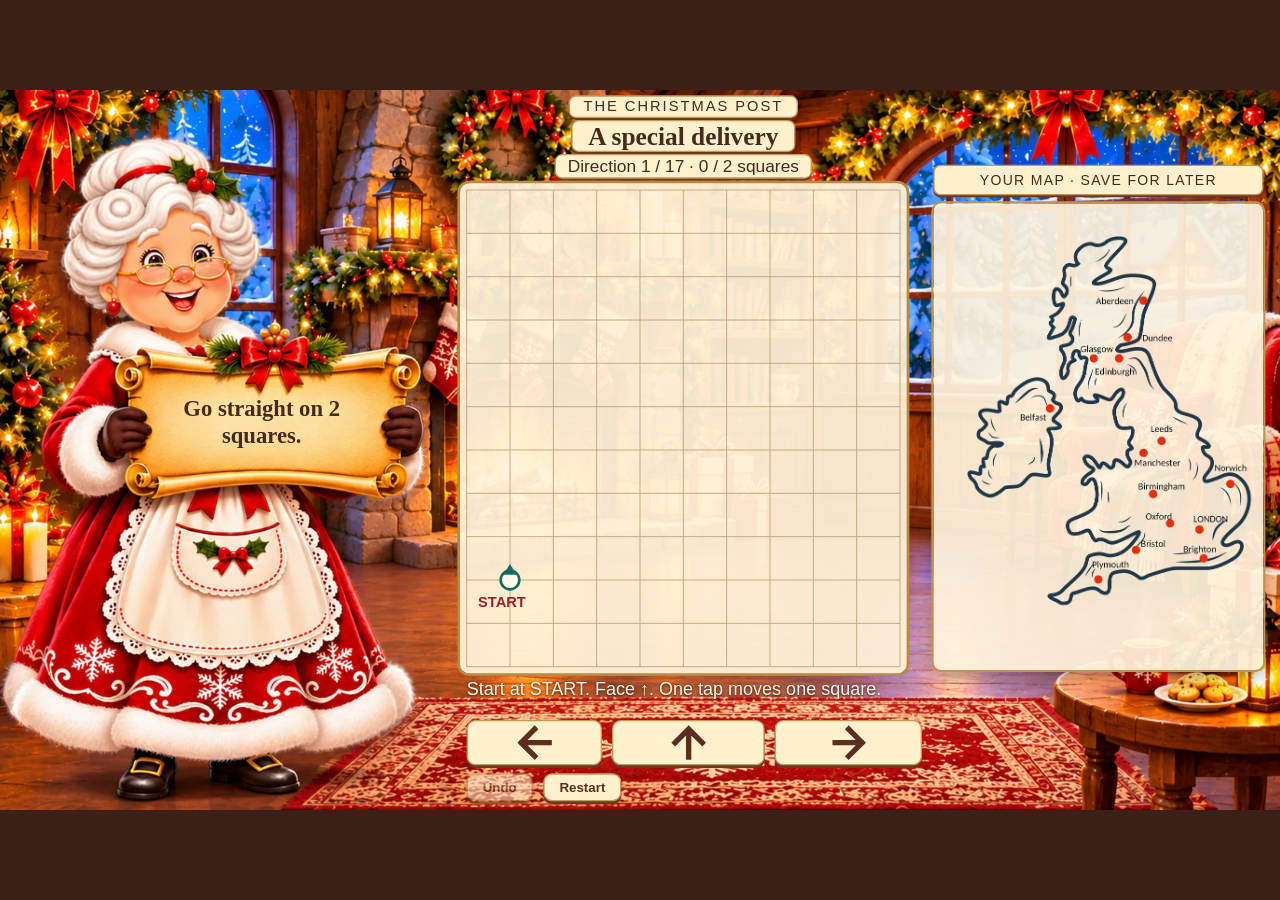
<file: index.html>
<!doctype html><html lang="en"><head><meta charset="utf-8"><meta name="viewport" content="width=device-width,initial-scale=1"><title>Christmas Map · Mrs Claus’s directions</title><link rel="stylesheet" href="style.css"><link rel="preload" as="image" href="assets/room.webp"></head><body><main id="stage" aria-label="Christmas directions quest">
<div id="scroll"><p id="instruction" aria-live="polite"></p></div><header><span>THE CHRISTMAS POST</span><h1>A special delivery</h1><p id="progress"></p></header>
<svg id="board" viewBox="0 0 1920 1080" aria-label="Route drawing grid"><rect x="688" y="138" width="674" height="739" rx="16" fill="#fff3d9" fill-opacity=".94" stroke="#b68a45" stroke-width="4"/><g id="gridlines" stroke="#bca680" stroke-width="1.4"/><polyline id="route" fill="none" stroke="#176b66" stroke-width="9" stroke-linecap="round" stroke-linejoin="round"/><circle cx="765" cy="735" r="10" fill="#b42436"/><text x="717" y="776" fill="#a01d2d" font-size="22" font-weight="bold">START</text><g id="cursor"><circle r="14" fill="#fff9e9" stroke="#176b66" stroke-width="4"/><path d="M0 -24 L-10 -8 L10 -8Z" fill="#176b66"/></g></svg>
<p id="park-label">YOUR MAP · SAVE FOR LATER</p><img id="map" src="assets/map.png" alt="UK reference map with fourteen labelled city dots" draggable="false"><button id="snap" hidden>Place map on grid ↙</button>
<p id="helper"></p><nav id="actions" aria-label="Direction controls"><button data-action="L" aria-label="Turn left"><svg viewBox="0 0 80 80" aria-hidden="true" focusable="false"><path d="M40 12 12 40 40 68 M14 40H70"/></svg></button><button data-action="F" aria-label="Go straight"><svg viewBox="0 0 80 80" aria-hidden="true" focusable="false"><path d="M12 40 40 12 68 40 M40 14V70"/></svg></button><button data-action="R" aria-label="Turn right"><svg viewBox="0 0 80 80" aria-hidden="true" focusable="false"><path d="M40 12 68 40 40 68 M12 40H66"/></svg></button></nav><form id="answer" hidden><label for="city">Which city?</label><input id="city" autocomplete="off" spellcheck="false" maxlength="45"><button id="check">Check</button></form><button id="continue" hidden>Continue →</button><p id="feedback" role="status"></p><footer><button id="undo">Undo</button><button id="restart">Restart</button></footer><p id="well-done" class="plaque" role="status" hidden>Well done!</p><button id="zoom" hidden>Zoom map ⤢</button><div id="confetti" aria-hidden="true"></div></main><dialog id="map-detail"><button id="close-detail">Close ×</button><p>Look at the end of the line. Scroll to explore the map.</p><div class="detail-view"><div class="detail-map"><svg viewBox="0 0 1414 2000" aria-label="Your completed route"><polyline id="zoom-route" fill="none" stroke="#176b66" stroke-width="15" stroke-linecap="round" stroke-linejoin="round"/></svg><img src="assets/map.png" alt="Enlarged reference map"></div></div></dialog><script src="config.js"></script><script src="game.js"></script></body></html>
</file>
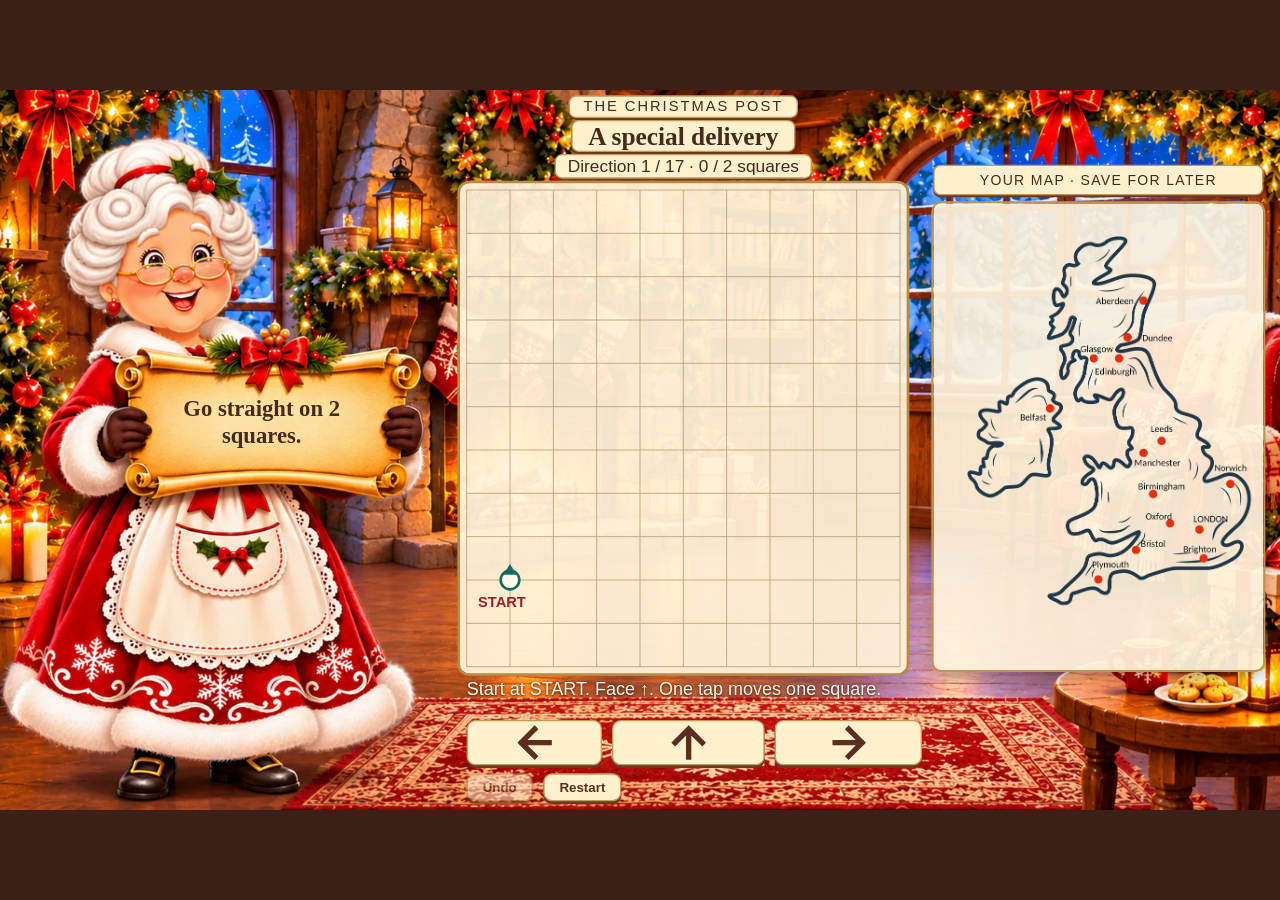
<file: docs/index.html>
<!doctype html><html lang="en"><head><meta charset="utf-8"><meta name="viewport" content="width=device-width,initial-scale=1"><title>Christmas Map · Mrs Claus’s directions</title><link rel="stylesheet" href="style.8433560491d4.css"><link rel="preload" as="image" href="assets/room.aea067ef6685.webp"></head><body><main id="stage" aria-label="Christmas directions quest">
<div id="scroll"><p id="instruction" aria-live="polite"></p></div><header><span>THE CHRISTMAS POST</span><h1>A special delivery</h1><p id="progress"></p></header>
<svg id="board" viewBox="0 0 1920 1080" aria-label="Route drawing grid"><rect x="688" y="138" width="674" height="739" rx="16" fill="#fff3d9" fill-opacity=".94" stroke="#b68a45" stroke-width="4"/><g id="gridlines" stroke="#bca680" stroke-width="1.4"/><polyline id="route" fill="none" stroke="#176b66" stroke-width="9" stroke-linecap="round" stroke-linejoin="round"/><circle cx="765" cy="735" r="10" fill="#b42436"/><text x="717" y="776" fill="#a01d2d" font-size="22" font-weight="bold">START</text><g id="cursor"><circle r="14" fill="#fff9e9" stroke="#176b66" stroke-width="4"/><path d="M0 -24 L-10 -8 L10 -8Z" fill="#176b66"/></g></svg>
<p id="park-label">YOUR MAP · SAVE FOR LATER</p><img id="map" src="assets/map.f61a532f045f.png" alt="UK reference map with fourteen labelled city dots" draggable="false"><button id="snap" hidden>Place map on grid ↙</button>
<p id="helper"></p><nav id="actions" aria-label="Direction controls"><button data-action="L" aria-label="Turn left"><svg viewBox="0 0 80 80" aria-hidden="true" focusable="false"><path d="M40 12 12 40 40 68 M14 40H70"/></svg></button><button data-action="F" aria-label="Go straight"><svg viewBox="0 0 80 80" aria-hidden="true" focusable="false"><path d="M12 40 40 12 68 40 M40 14V70"/></svg></button><button data-action="R" aria-label="Turn right"><svg viewBox="0 0 80 80" aria-hidden="true" focusable="false"><path d="M40 12 68 40 40 68 M12 40H66"/></svg></button></nav><form id="answer" hidden><label for="city">Which city?</label><input id="city" autocomplete="off" spellcheck="false" maxlength="45"><button id="check">Check</button></form><button id="continue" hidden>Continue →</button><p id="feedback" role="status"></p><footer><button id="undo">Undo</button><button id="restart">Restart</button></footer><p id="well-done" class="plaque" role="status" hidden>Well done!</p><button id="zoom" hidden>Zoom map ⤢</button><div id="confetti" aria-hidden="true"></div></main><dialog id="map-detail"><button id="close-detail">Close ×</button><p>Look at the end of the line. Scroll to explore the map.</p><div class="detail-view"><div class="detail-map"><svg viewBox="0 0 1414 2000" aria-label="Your completed route"><polyline id="zoom-route" fill="none" stroke="#176b66" stroke-width="15" stroke-linecap="round" stroke-linejoin="round"/></svg><img src="assets/map.f61a532f045f.png" alt="Enlarged reference map"></div></div></dialog><script src="config.b277fc0a3278.js"></script><script src="game.760559dff807.js"></script></body></html>
</file>
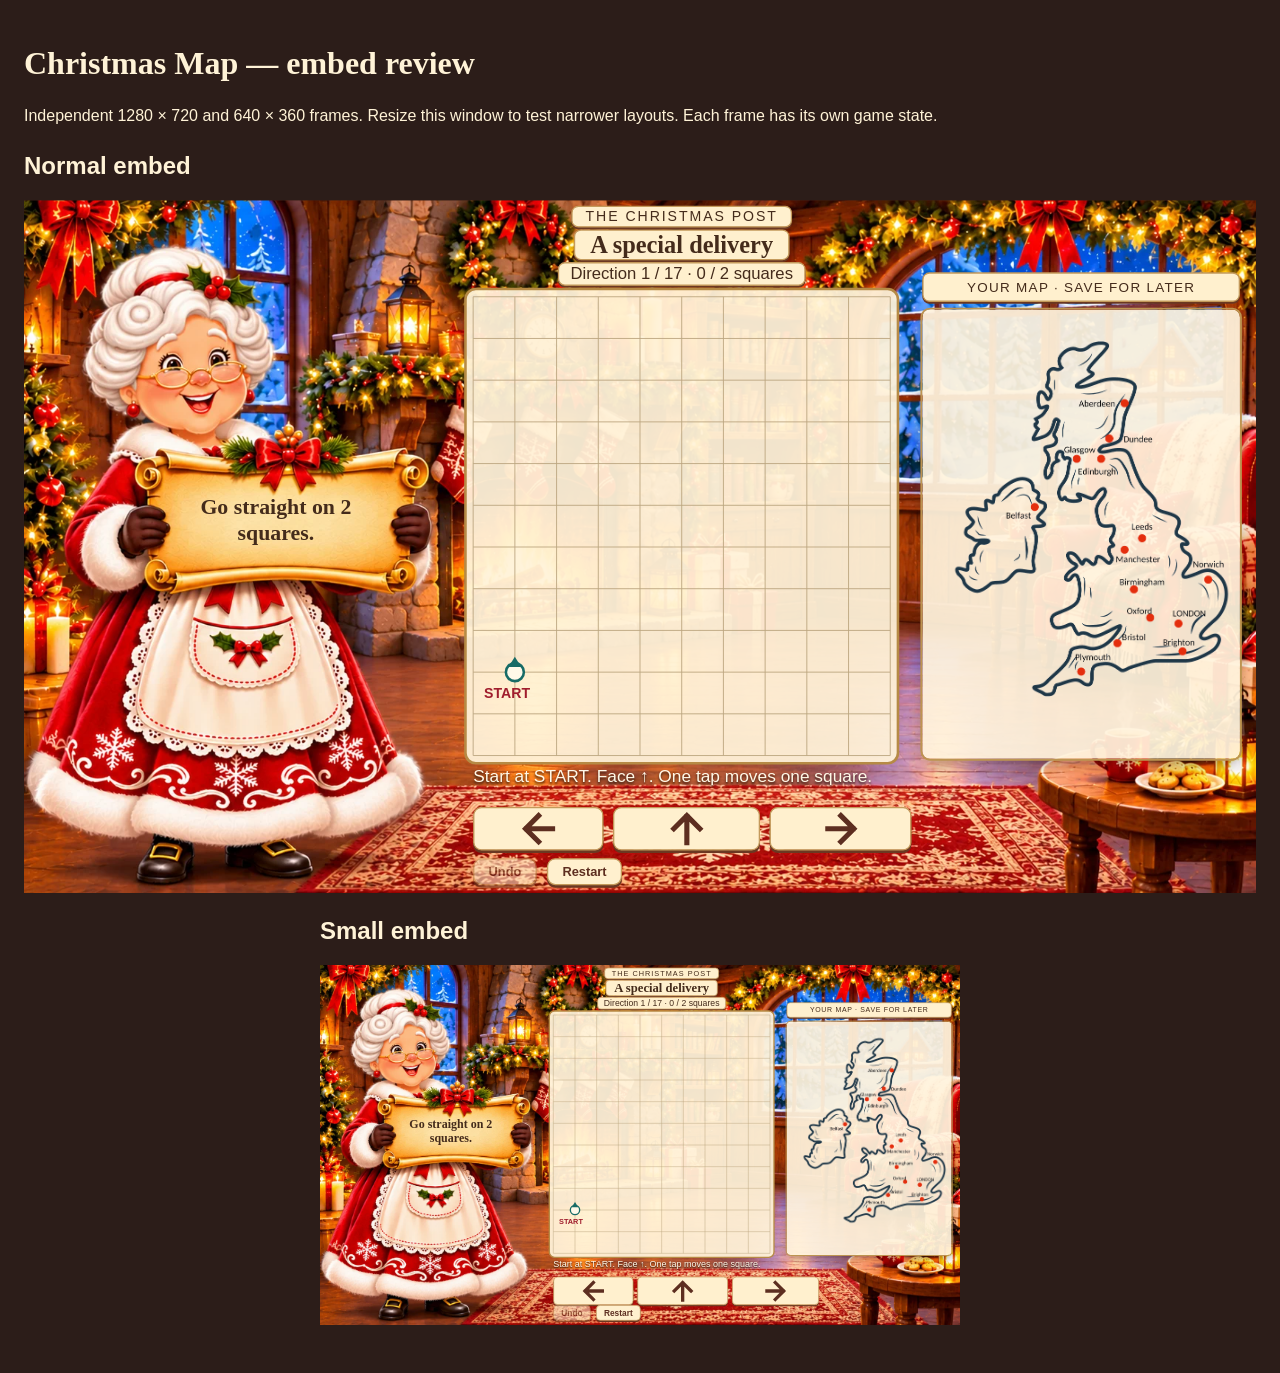
<file: iframe-preview.html>
<!doctype html><html lang="en"><meta charset="utf-8"><meta name="viewport" content="width=device-width,initial-scale=1"><title>Christmas Map · iframe preview</title><style>body{margin:0;background:#2c1d19;color:#fff3d7;font:16px Arial;padding:24px}h1{font-family:Georgia}iframe{width:100%;aspect-ratio:16/9;border:0;display:block}section{max-width:1280px;margin:24px auto}section.small{max-width:640px}p{line-height:1.5}a{color:#ffdc87}</style><h1>Christmas Map — embed review</h1><p>Independent 1280 × 720 and 640 × 360 frames. Resize this window to test narrower layouts. Each frame has its own game state.</p><section><h2>Normal embed</h2><iframe title="Normal Christmas quest" src="docs/index.html"></iframe></section><section class="small"><h2>Small embed</h2><iframe title="Small Christmas quest" src="docs/index.html"></iframe></section></html>
</file>
<file: style.css>
*{box-sizing:border-box}html,body{margin:0;width:100%;height:100%;overflow:hidden;background:#3b2017;font-family:Trebuchet MS,Arial,sans-serif;color:#442b1b}body{display:grid;place-items:center}#stage{width:1920px;height:1080px;position:relative;flex:none;transform-origin:center;background:url('assets/room.webp') center/cover no-repeat;overflow:hidden}header{position:absolute;left:700px;top:20px;width:650px;text-align:center;color:#fff4d4;text-shadow:0 2px 6px #35170b}header span{font-size:18px;letter-spacing:5px}h1{font-family:Georgia,serif;font-size:42px;margin:5px}#progress{font-size:23px;margin:8px}#scroll{position:absolute;left:226px;top:435px;width:333px;height:125px;display:grid;place-items:center;text-align:center}#instruction{font-family:Georgia,serif;font-size:34px;line-height:1.15;margin:0;font-weight:bold}#board{position:absolute;inset:0;width:100%;height:100%;pointer-events:none}#map{position:absolute;touch-action:none;user-select:none;background:#fff4dded;border:3px solid #bd9451;border-radius:12px;padding:0;object-fit:contain;box-shadow:0 9px 22px #25120b55}#map.active{cursor:grab}#map.active:active{cursor:grabbing}#map.snapped{background:transparent;border-color:transparent;border-radius:0;box-shadow:none;opacity:.87}#park-label{position:absolute;top:118px;left:1400px;width:495px;text-align:center;font-size:21px;letter-spacing:2px;color:#fff3cf;text-shadow:0 2px 4px #321b13}button,input{font:inherit}button{border:2px solid #c49a5b;border-radius:13px;padding:15px 24px;min-height:62px;background:#fff0ce;color:#5d2e20;font-size:26px;font-weight:bold;box-shadow:0 4px 0 #6b3822;cursor:pointer}button:hover{background:#fff8e5}button:active{transform:translateY(2px);box-shadow:0 2px 0 #6b3822}button:disabled{opacity:.55;cursor:default}button:focus-visible,input:focus-visible{outline:5px solid #65d8e0;outline-offset:4px}#actions{position:absolute;left:700px;top:945px;display:flex;gap:15px}#actions button{font-size:29px}#helper{position:absolute;left:700px;top:882px;width:1185px;margin:0;font-size:27px;line-height:1.25;color:#fff8e7;text-shadow:0 2px 4px #2e170d}#feedback{position:absolute;left:1400px;top:988px;width:490px;text-align:center;color:#fff8df;font-size:27px;text-shadow:0 2px 5px #24120c;margin:0}#feedback.error{color:#fff2a7}footer{position:absolute;left:700px;bottom:13px;display:flex;gap:16px}footer button{font-size:20px;min-height:42px;padding:7px 22px}#snap{position:absolute;left:1430px;top:815px;font-size:24px}#answer{position:absolute;top:943px;left:700px;display:flex;align-items:center;gap:17px;color:#fff7e8;font-size:29px;text-shadow:0 1px 4px #32180e}#city{width:340px;min-height:62px;border:2px solid #c49a5b;border-radius:10px;background:#fff8e8;font-size:30px;padding:8px 15px;color:#442b1b}#continue{position:absolute;left:700px;top:945px}#confetti{position:absolute;inset:0;pointer-events:none}#confetti i{position:absolute;top:-25px;width:12px;height:24px;animation:fall 3.5s ease-in forwards}@keyframes fall{to{transform:translate(var(--drift),1150px) rotate(850deg)}}[hidden]{display:none!important}@media(prefers-reduced-motion:reduce){#confetti i{animation-duration:.2s}}
#stage{position:absolute;left:50%;top:50%;margin-left:-960px;margin-top:-540px}#map{border:0;outline:3px solid #bd9451}#map.snapped{outline:none}@media(max-width:960px){#actions button{font-size:36px;min-height:85px}#actions{gap:12px;top:935px}footer button{font-size:25px;min-height:45px}#snap{font-size:30px}#instruction{font-size:36px}}
#zoom{position:absolute;left:1430px;top:815px;font-size:26px}dialog{width:min(96vw,900px);height:94vh;max-width:96vw;border:3px solid #c49a5b;border-radius:15px;background:#fff1d4;color:#442b1b;padding:14px;font-size:18px}dialog::backdrop{background:#24130bd9}dialog button{font-size:20px;min-height:44px;padding:8px 18px}dialog p{margin:10px 0}.detail-view{height:calc(100% - 100px);overflow:auto;border:1px solid #bca680}.detail-map{position:relative;width:707px;height:1000px;margin:auto;background:#fff7e8}.detail-map img,.detail-map svg{position:absolute;inset:0;width:100%;height:100%}.detail-map svg{pointer-events:none}
/* Targeted readability refinements; stage and route geometry stay unchanged. */
header{top:8px;display:flex;flex-direction:column;align-items:center;gap:3px;color:#442b1b;text-shadow:none}
header span,header h1,header #progress,#park-label,.plaque{background:#fff0ce;border:2px solid #c49a5b;border-radius:11px;box-shadow:0 3px 0 #6b3822;color:#442b1b;text-shadow:none}
header span{font-size:22px;line-height:26px;letter-spacing:3px;padding:2px 20px}
header h1{font-size:38px;line-height:42px;margin:0;padding:1px 24px}
header #progress{font-size:26px;line-height:29px;margin:0;padding:2px 18px;white-space:nowrap}
#park-label{top:112px;margin:0;padding:8px 10px;font-size:21px;line-height:26px;letter-spacing:2px}
#actions button{height:68px;padding:0;display:grid;place-items:center}
#actions button[data-action="L"]{width:203.24px}
#actions button[data-action="F"]{width:229.13px}
#actions button[data-action="R"]{width:220.62px}
#actions svg{width:58px;height:58px;display:block;fill:none;stroke:currentColor;stroke-width:11;stroke-linecap:square;stroke-linejoin:miter}
#well-done{position:absolute;left:1440px;top:460px;width:400px;margin:0;padding:25px 20px;text-align:center;font:bold 48px/1.15 Georgia,serif}
@media(max-width:960px){#actions button{height:85px}#actions button[data-action="L"]{width:239.75px}#actions button[data-action="F"]{width:271.89px}#actions button[data-action="R"]{width:261.32px}#actions svg{width:72px;height:72px}}
</file>
<file: docs/style.8433560491d4.css>
*{box-sizing:border-box}html,body{margin:0;width:100%;height:100%;overflow:hidden;background:#3b2017;font-family:Trebuchet MS,Arial,sans-serif;color:#442b1b}body{display:grid;place-items:center}#stage{width:1920px;height:1080px;position:relative;flex:none;transform-origin:center;background:url('assets/room.aea067ef6685.webp') center/cover no-repeat;overflow:hidden}header{position:absolute;left:700px;top:20px;width:650px;text-align:center;color:#fff4d4;text-shadow:0 2px 6px #35170b}header span{font-size:18px;letter-spacing:5px}h1{font-family:Georgia,serif;font-size:42px;margin:5px}#progress{font-size:23px;margin:8px}#scroll{position:absolute;left:226px;top:435px;width:333px;height:125px;display:grid;place-items:center;text-align:center}#instruction{font-family:Georgia,serif;font-size:34px;line-height:1.15;margin:0;font-weight:bold}#board{position:absolute;inset:0;width:100%;height:100%;pointer-events:none}#map{position:absolute;touch-action:none;user-select:none;background:#fff4dded;border:3px solid #bd9451;border-radius:12px;padding:0;object-fit:contain;box-shadow:0 9px 22px #25120b55}#map.active{cursor:grab}#map.active:active{cursor:grabbing}#map.snapped{background:transparent;border-color:transparent;border-radius:0;box-shadow:none;opacity:.87}#park-label{position:absolute;top:118px;left:1400px;width:495px;text-align:center;font-size:21px;letter-spacing:2px;color:#fff3cf;text-shadow:0 2px 4px #321b13}button,input{font:inherit}button{border:2px solid #c49a5b;border-radius:13px;padding:15px 24px;min-height:62px;background:#fff0ce;color:#5d2e20;font-size:26px;font-weight:bold;box-shadow:0 4px 0 #6b3822;cursor:pointer}button:hover{background:#fff8e5}button:active{transform:translateY(2px);box-shadow:0 2px 0 #6b3822}button:disabled{opacity:.55;cursor:default}button:focus-visible,input:focus-visible{outline:5px solid #65d8e0;outline-offset:4px}#actions{position:absolute;left:700px;top:945px;display:flex;gap:15px}#actions button{font-size:29px}#helper{position:absolute;left:700px;top:882px;width:1185px;margin:0;font-size:27px;line-height:1.25;color:#fff8e7;text-shadow:0 2px 4px #2e170d}#feedback{position:absolute;left:1400px;top:988px;width:490px;text-align:center;color:#fff8df;font-size:27px;text-shadow:0 2px 5px #24120c;margin:0}#feedback.error{color:#fff2a7}footer{position:absolute;left:700px;bottom:13px;display:flex;gap:16px}footer button{font-size:20px;min-height:42px;padding:7px 22px}#snap{position:absolute;left:1430px;top:815px;font-size:24px}#answer{position:absolute;top:943px;left:700px;display:flex;align-items:center;gap:17px;color:#fff7e8;font-size:29px;text-shadow:0 1px 4px #32180e}#city{width:340px;min-height:62px;border:2px solid #c49a5b;border-radius:10px;background:#fff8e8;font-size:30px;padding:8px 15px;color:#442b1b}#continue{position:absolute;left:700px;top:945px}#confetti{position:absolute;inset:0;pointer-events:none}#confetti i{position:absolute;top:-25px;width:12px;height:24px;animation:fall 3.5s ease-in forwards}@keyframes fall{to{transform:translate(var(--drift),1150px) rotate(850deg)}}[hidden]{display:none!important}@media(prefers-reduced-motion:reduce){#confetti i{animation-duration:.2s}}
#stage{position:absolute;left:50%;top:50%;margin-left:-960px;margin-top:-540px}#map{border:0;outline:3px solid #bd9451}#map.snapped{outline:none}@media(max-width:960px){#actions button{font-size:36px;min-height:85px}#actions{gap:12px;top:935px}footer button{font-size:25px;min-height:45px}#snap{font-size:30px}#instruction{font-size:36px}}
#zoom{position:absolute;left:1430px;top:815px;font-size:26px}dialog{width:min(96vw,900px);height:94vh;max-width:96vw;border:3px solid #c49a5b;border-radius:15px;background:#fff1d4;color:#442b1b;padding:14px;font-size:18px}dialog::backdrop{background:#24130bd9}dialog button{font-size:20px;min-height:44px;padding:8px 18px}dialog p{margin:10px 0}.detail-view{height:calc(100% - 100px);overflow:auto;border:1px solid #bca680}.detail-map{position:relative;width:707px;height:1000px;margin:auto;background:#fff7e8}.detail-map img,.detail-map svg{position:absolute;inset:0;width:100%;height:100%}.detail-map svg{pointer-events:none}
/* Targeted readability refinements; stage and route geometry stay unchanged. */
header{top:8px;display:flex;flex-direction:column;align-items:center;gap:3px;color:#442b1b;text-shadow:none}
header span,header h1,header #progress,#park-label,.plaque{background:#fff0ce;border:2px solid #c49a5b;border-radius:11px;box-shadow:0 3px 0 #6b3822;color:#442b1b;text-shadow:none}
header span{font-size:22px;line-height:26px;letter-spacing:3px;padding:2px 20px}
header h1{font-size:38px;line-height:42px;margin:0;padding:1px 24px}
header #progress{font-size:26px;line-height:29px;margin:0;padding:2px 18px;white-space:nowrap}
#park-label{top:112px;margin:0;padding:8px 10px;font-size:21px;line-height:26px;letter-spacing:2px}
#actions button{height:68px;padding:0;display:grid;place-items:center}
#actions button[data-action="L"]{width:203.24px}
#actions button[data-action="F"]{width:229.13px}
#actions button[data-action="R"]{width:220.62px}
#actions svg{width:58px;height:58px;display:block;fill:none;stroke:currentColor;stroke-width:11;stroke-linecap:square;stroke-linejoin:miter}
#well-done{position:absolute;left:1440px;top:460px;width:400px;margin:0;padding:25px 20px;text-align:center;font:bold 48px/1.15 Georgia,serif}
@media(max-width:960px){#actions button{height:85px}#actions button[data-action="L"]{width:239.75px}#actions button[data-action="F"]{width:271.89px}#actions button[data-action="R"]{width:261.32px}#actions svg{width:72px;height:72px}}
</file>
